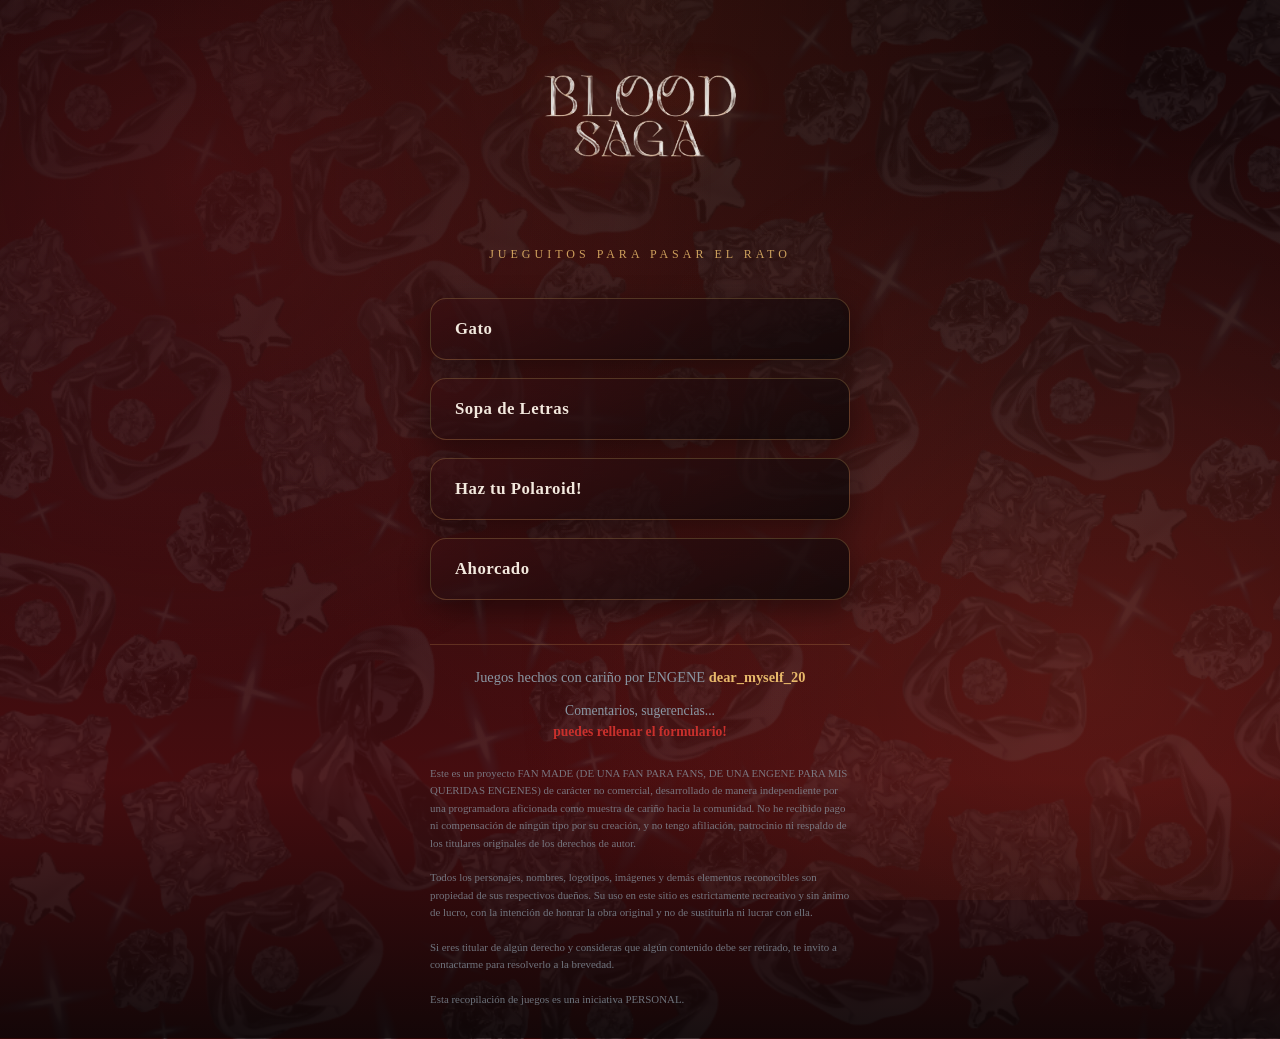
<file: index.html>
<!DOCTYPE html>
<html lang="en">
<head>
    <meta charset="UTF-8">
    <meta name="viewport" content="width=device-width, initial-scale=1.0">
    <title>Inicio - Blood Saga</title>
<link rel="stylesheet" href="css/Home.css">
</head>

<body>
    <div class="bg-glow"></div>
 
<div class="menu-container">
 
  <header class="menu-header">
    <img src="assets/fondos/logo.png" alt="Logo Blood Saga México" class="logo">
    <p class="subtitle">Jueguitos para pasar el rato</p>
  </header>
 
  <nav class="menu-buttons">
    <a href="html/gato.html" class="menu-btn">
      <span class="btn-text">Gato</span>
    </a>
    <a href="html/sopa.html" class="menu-btn">
      <span class="btn-text">Sopa de Letras</span>
    </a>
    <a href="html/bat.html" class="menu-btn">
      <span class="btn-text">Haz tu Polaroid!</span>
    </a>
    <a href="html/ahorcado.html" class="menu-btn">
      <span class="btn-text">Ahorcado</span>
    </a>
  </nav>
 
  <footer class="menu-footer">
    <p class="credit">
      Juegos hechos con cariño por ENGENE
      <a href="https://www.instagram.com/dear_myself_20/" target="_blank" rel="noopener noreferrer">dear_myself_20</a>
    </p>
 
    <p class="form-invite">
      Comentarios, sugerencias...<br>
      <a href="https://forms.cloud.microsoft/r/0ihHKCmaP2" target="_blank" rel="noopener noreferrer">
        puedes rellenar el formulario!
      </a>
    </p>
 
    <p class="disclaimer">
      Este es un proyecto FAN MADE (DE UNA FAN PARA FANS, DE UNA ENGENE PARA MIS QUERIDAS ENGENES) de carácter no comercial, desarrollado de manera independiente por una programadora aficionada como muestra de cariño hacia la comunidad. No he recibido pago ni compensación de ningún tipo por su creación, y no tengo afiliación, patrocinio ni respaldo de los titulares originales de los derechos de autor.
      <br><br>
      Todos los personajes, nombres, logotipos, imágenes y demás elementos reconocibles son propiedad de sus respectivos dueños. Su uso en este sitio es estrictamente recreativo y sin ánimo de lucro, con la intención de honrar la obra original y no de sustituirla ni lucrar con ella.
      <br><br>
      Si eres titular de algún derecho y consideras que algún contenido debe ser retirado, te invito a contactarme para resolverlo a la brevedad.
      <br><br>
      Esta recopilación de juegos es una iniciativa PERSONAL.
    </p>
  </footer>
 
</div>
 
<script src="js/script.js"></script>
</body>
</html>
</file>
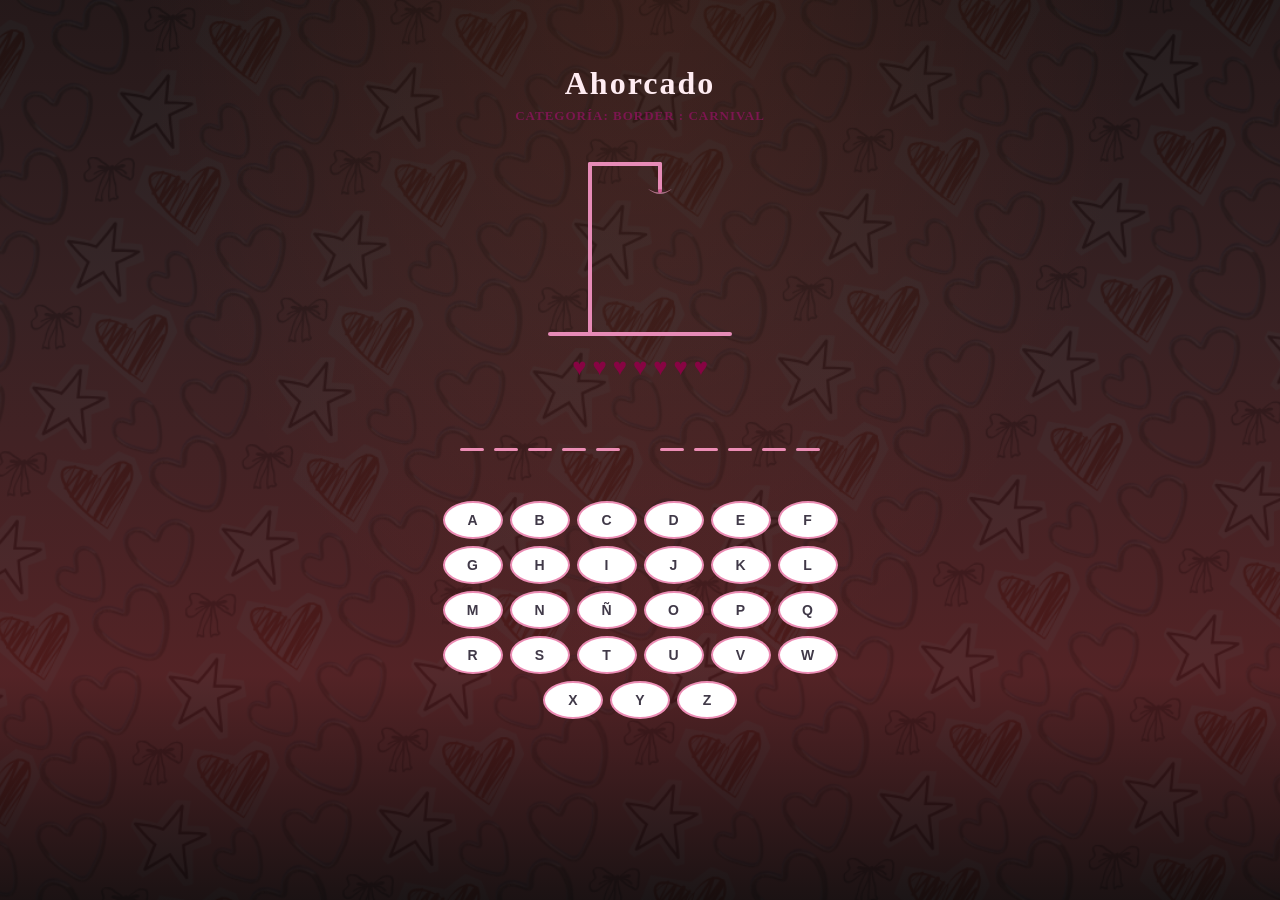
<file: html/ahorcado.html>
<!DOCTYPE html>
<html lang="es">

<head>

    <meta charset="UTF-8">
    <meta name="viewport" content="width=device-width, initial-scale=1.0">

    <title>Ahorcado</title>

    <link rel="stylesheet" href="../css/ahorcado.css">

</head>

<body>

<div class="contenedor">

    <h1>Ahorcado</h1>

    <p id="categoria"></p>

    <div class="dibujo-wrap">
        <svg id="dibujo" viewBox="0 0 220 200" width="220" height="200">

            <!-- Base y poste -->
            <line x1="20" y1="190" x2="200" y2="190" stroke="#e78bb7" stroke-width="4" stroke-linecap="round"/>
            <line x1="60"  y1="190" x2="60"  y2="20"  stroke="#e78bb7" stroke-width="4" stroke-linecap="round"/>
            <line x1="60"  y1="20"  x2="130" y2="20"  stroke="#e78bb7" stroke-width="4" stroke-linecap="round"/>
            <line x1="130" y1="20"  x2="130" y2="45"  stroke="#e78bb7" stroke-width="4" stroke-linecap="round"/>

            <circle id="p1" cx="130" cy="62" r="17" fill="#fff0f7" stroke="#e78bb7" stroke-width="2.5" class="parte oculto"/>

            <g id="p2" class="parte oculto">
                <circle cx="124" cy="61" r="2.2" fill="#c76ca0"/>
                <circle cx="136" cy="61" r="2.2" fill="#c76ca0"/>
                <circle cx="122" cy="63" r="3" fill="#ffb3d1" opacity="0.55"/>
                <circle cx="138" cy="63" r="3" fill="#ffb3d1" opacity="0.55"/>
                <path d="M125 67 Q130 71 135 67" stroke="#c76ca0" stroke-width="1.5" fill="none" stroke-linecap="round"/>
            </g>

            <line id="p3" x1="130" y1="79" x2="130" y2="125" stroke="#e78bb7" stroke-width="3" stroke-linecap="round" class="parte oculto"/>

            <line id="p4" x1="130" y1="92" x2="108" y2="112" stroke="#e78bb7" stroke-width="3" stroke-linecap="round" class="parte oculto"/>

            <line id="p5" x1="130" y1="92" x2="152" y2="112" stroke="#e78bb7" stroke-width="3" stroke-linecap="round" class="parte oculto"/>

            <line id="p6" x1="130" y1="125" x2="110" y2="155" stroke="#e78bb7" stroke-width="3" stroke-linecap="round" class="parte oculto"/>

            <line id="p7" x1="130" y1="125" x2="150" y2="155" stroke="#e78bb7" stroke-width="3" stroke-linecap="round" class="parte oculto"/>

            <path d="M118 45 Q130 52 142 45 Q130 55 118 45Z" fill="#f7a4cb" opacity="0.6"/>
            <circle cx="130" cy="47" r="2" fill="#d65f99"/>

        </svg>
    </div>

    <!-- VIDAS -->
    <div class="vidas">
        <span id="corazon1">♥</span>
        <span id="corazon2">♥</span>
        <span id="corazon3">♥</span>
        <span id="corazon4">♥</span>
        <span id="corazon5">♥</span>
        <span id="corazon6">♥</span>
        <span id="corazon7">♥</span>
    </div>

    <!-- PALABRA -->
    <div id="palabra" class="palabra"></div>

    <!-- LETRAS USADAS -->
    <p id="letrasUsadas" class="letras-usadas"></p>

    <!-- TECLADO -->
    <div id="teclado" class="teclado"></div>

</div>


<!-- MODAL VICTORIA -->
<div id="modalVictoria" class="modal oculto">
    <div class="ventana">
        <h2>¡Ganaste!</h2>
        <p>La palabra era:</p>
        <p id="palabraFinalV" class="palabra-final"></p>
        <div class="botonesModal">
            <button id="btnOtraVictoria">Jugar otra vez</button>
            <button onclick="location.href='../index.html'">Menú Principal</button>
        </div>
    </div>
</div>

<!-- MODAL DERROTA -->
<div id="modalDerrota" class="modal oculto">
    <div class="ventana">
        <h2>¡Oh no!</h2>
        <p>La palabra era:</p>
        <p id="palabraFinalD" class="palabra-final"></p>
        <div class="botonesModal">
            <button id="btnOtraDerrota">Intentarlo de nuevo</button>
            <button onclick="location.href='../index.html'">Menú Principal</button>
        </div>
    </div>
</div>

<script src="../js/ahorcado.js"></script>

</body>
</html>
</file>
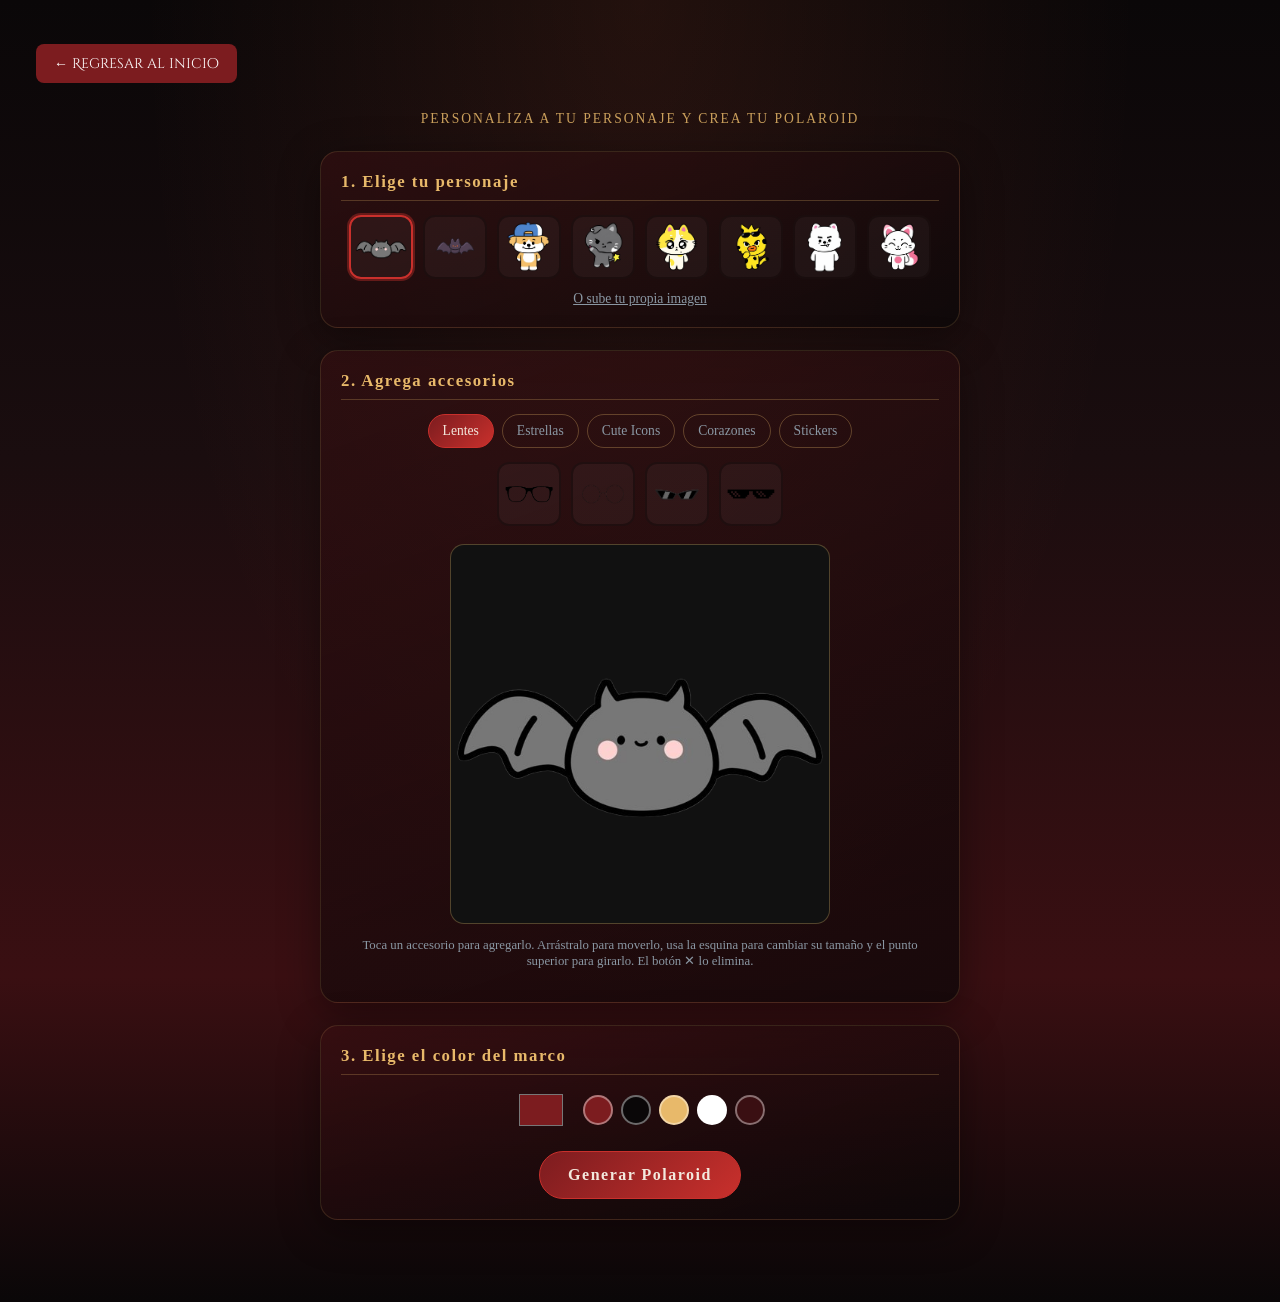
<file: html/bat.html>
<!DOCTYPE html>
<html lang="es">
<head>
<meta charset="UTF-8">
<meta name="viewport" content="width=device-width, initial-scale=1.0">
<title>Blood Saga México - Decoratu polaroid</title>
<link rel="preconnect" href="https://fonts.googleapis.com">
<link rel="preconnect" href="https://fonts.gstatic.com" crossorigin>
<link href="https://fonts.googleapis.com/css2?family=Cinzel+Decorative:wght@700;900&family=Dancing+Script:wght@600;700&display=swap" rel="stylesheet">
<link rel="stylesheet" href="../css/bat.css">
</head>
<body>
<a href="../index.html" class="back-btn">← Regresar al inicio</a>
<div class="app">

  <header class="app-header">
    <p class="subtitle">Personaliza a tu personaje y crea tu polaroid</p>
  </header>

  <!-- PASO 1: Selección de personaje -->
  <section class="panel">
    <h2>1. Elige tu personaje</h2>
    <div id="character-list" class="thumb-row"></div>
    <label class="upload-label">
      O sube tu propia imagen
      <input type="file" id="character-upload" accept="image/*" hidden>
    </label>
  </section>

  <!-- Escenario de edición -->
  <section class="panel stage-panel">
    <h2>2. Agrega accesorios</h2>

    <div class="tabs">
      <button class="tab-btn active" data-category="lentes">Lentes</button>
      <button class="tab-btn" data-category="stars">Estrellas</button>
      <button class="tab-btn" data-category="cute">Cute Icons</button>
      <button class="tab-btn" data-category="heart">Corazones</button>
      <button class="tab-btn" data-category="stickers">Stickers</button>
    </div>

    <div id="accessory-list" class="thumb-row"></div>
    <label class="upload-label small">
      
      <input type="file" id="accessory-upload" accept="image/*" hidden>
    </label>

    <div class="stage-wrapper">
      <div id="stage" class="stage">
        <img id="base-image" src="" alt="" draggable="false">
      </div>
    </div>

    <p class="hint">Toca un accesorio para agregarlo. Arrástralo para moverlo, usa la esquina para cambiar su tamaño y el punto superior para girarlo. El botón ✕ lo elimina.</p>
  </section>

  <!-- PASO 3: Polaroid -->
  <section class="panel">
    <h2>3. Elige el color del marco</h2>
    <div class="frame-controls">
      <input type="color" id="frame-color" value="#7c1c1f">
      <div class="preset-colors">
        <button class="preset" data-color="#7c1c1f" style="background:#7c1c1f"></button>
        <button class="preset" data-color="#0a0708" style="background:#0a0708"></button>
        <button class="preset" data-color="#e8b96a" style="background:#e8b96a"></button>
        <button class="preset" data-color="#ffffff" style="background:#ffffff"></button>
        <button class="preset" data-color="#3a0f12" style="background:#3a0f12"></button>
      </div>
    </div>

    <button id="generate-btn" class="cta-btn">Generar Polaroid</button>
  </section>

</div>

<!-- Overlay de resultado -->
<div id="result-overlay" class="overlay hidden">
  <div class="overlay-box">
    <h2>Tu Polaroid está lista</h2>
    <canvas id="polaroid-canvas"></canvas>
    <div class="overlay-actions">
      <button id="download-btn">Descargar imagen</button>
      <button id="close-overlay-btn">Seguir editando</button>
    </div>
  </div>
</div>

<script src="../js/bat.js"></script>
</body>
</html>
</file>
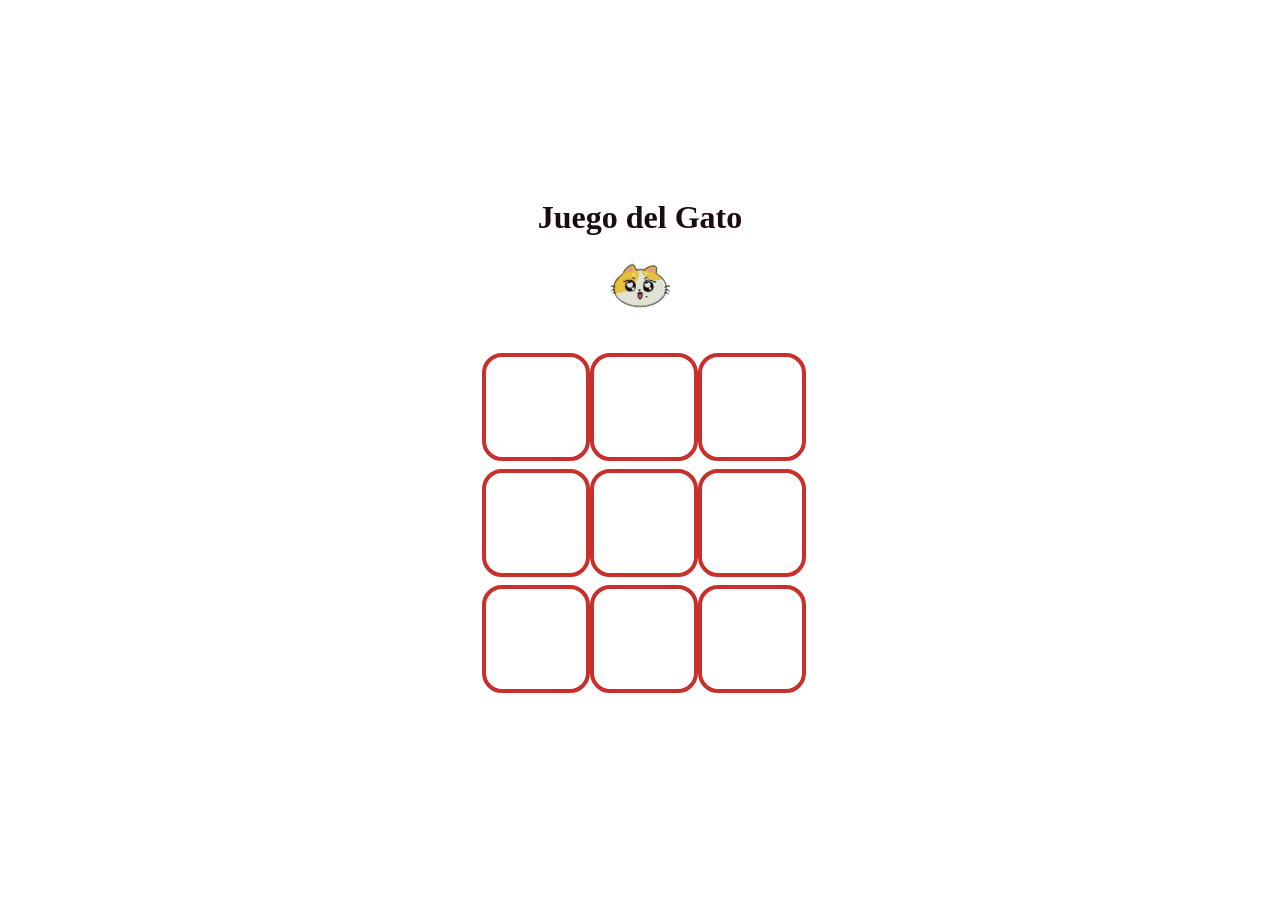
<file: html/gato.html>
<!DOCTYPE html>
<html lang="es">

<head>

    <meta charset="UTF-8">
    <meta name="viewport" content="width=device-width, initial-scale=1.0">

    <title>Gato</title>

    <link rel="stylesheet" href="../css/gato.css">

</head>

<body>

<div class="contenedor">

    <h1>Juego del Gato</h1>

    <h2 id="turno">
        Turno
    </h2>

    <div class="tablero">

        <div class="casilla" data-index="0"></div>
        <div class="casilla" data-index="1"></div>
        <div class="casilla" data-index="2"></div>

        <div class="casilla" data-index="3"></div>
        <div class="casilla" data-index="4"></div>
        <div class="casilla" data-index="5"></div>

        <div class="casilla" data-index="6"></div>
        <div class="casilla" data-index="7"></div>
        <div class="casilla" data-index="8"></div>

    </div>

</div>

<!-- Modal Ganador -->

<div id="modalGanador" class="modal oculto">

    <div class="ventana">

        <h2>¡Tenemos un ganador!</h2>

        <img id="imagenGanadora">

        <div class="botonesModal">

            <button id="jugarOtra">
                Jugar otra vez
            </button>

            <button onclick="location.href='../index.html'">
                Menú Principal
            </button>

        </div>

    </div>

</div>

<!-- Modal Empate -->

<div id="modalEmpate" class="modal oculto">

    <div class="ventana">

        <h2>¡Empate!</h2>

        <p>Nadie ganó esta partida.</p>

        <div class="botonesModal">

            <button id="jugarOtraEmpate">
                Jugar otra vez
            </button>

            <button onclick="location.href='../index.html'">
                Menú Principal
            </button>

        </div>

    </div>

</div>

<script src="../js/gato.js"></script>

</body>
</html>
</file>
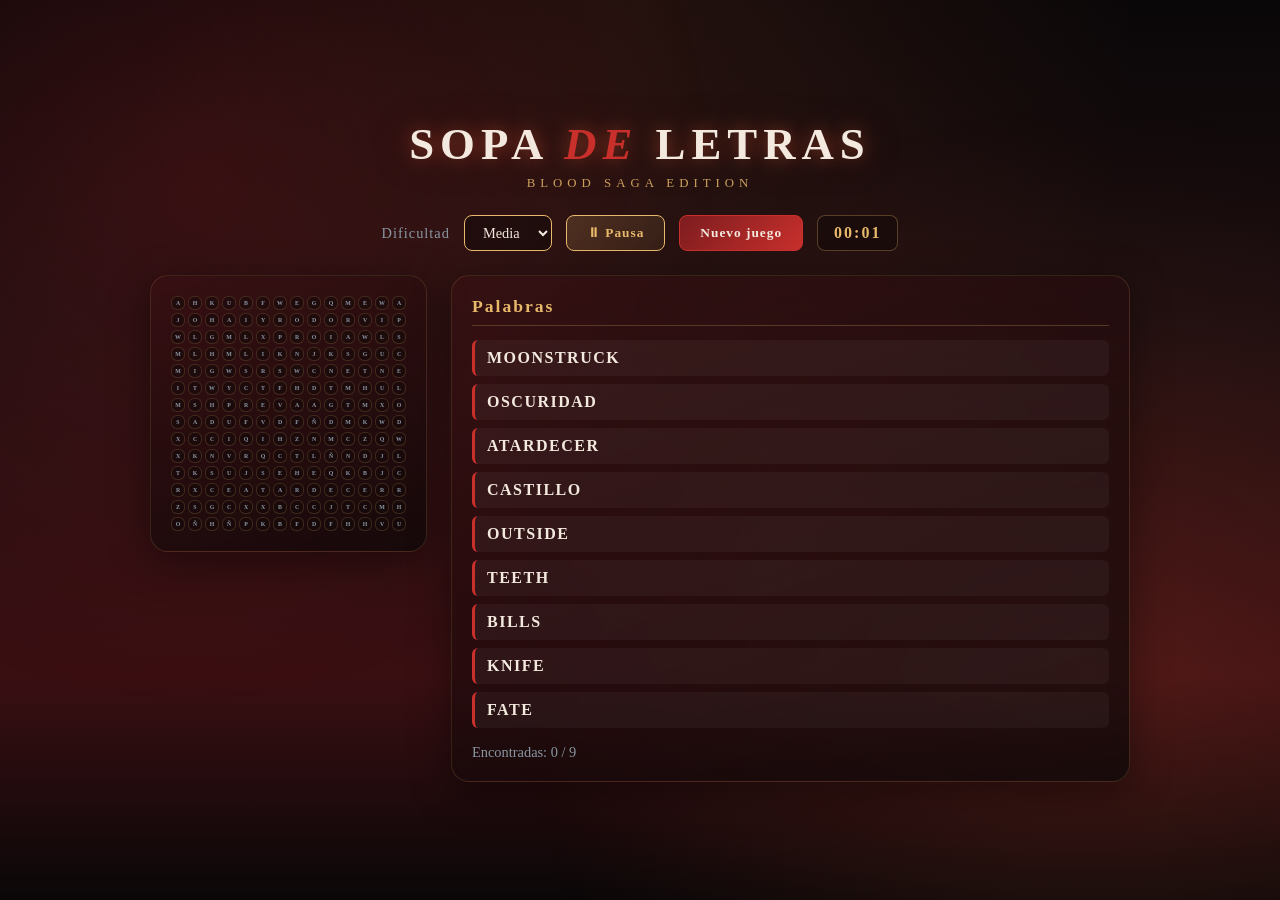
<file: html/sopa.html>
<!DOCTYPE html>
<html lang="es">
<head>
<meta charset="UTF-8">
<meta name="viewport" content="width=device-width, initial-scale=1.0">
<title>Sopa de Letras · Blood Saga</title>
<link rel="stylesheet" href="../css/sopa.css">
</head>
<body>

<div class="bg-glow"></div>

<div class="container">
  <header class="header">
    <h1>SOPA <span>DE</span> LETRAS</h1>
    <p class="subtitle">BLOOD SAGA EDITION</p>
  </header>

  <div class="controls">
    <label for="difficulty">Dificultad</label>
    <select id="difficulty" aria-label="Dificultad">
      <option value="easy">Fácil</option>
      <option value="medium" selected>Media</option>
      <option value="hard">Difícil</option>
    </select>
    <button id="pause">⏸ Pausa</button>
    <button id="reset">Nuevo juego</button>
    <div id="timer" class="timer">00:00</div>
  </div>

  <div class="board">
    <div class="panel grid-panel">
      <div id="grid"></div>
    </div>

    <div class="panel side-panel">
      <h2>Palabras</h2>
      <ul id="wordlist"></ul>
      <div id="status">Encontradas: 0 / 0</div>
    </div>
  </div>
</div>

<!-- Overlay reutilizable para Pausa y Victoria -->
<div id="overlay" class="overlay hidden">
  <div class="overlay-box">
    <h2 id="overlay-title">Pausa</h2>
    <p id="overlay-message"></p>
    <div class="overlay-actions">
      <button id="overlay-resume">Reanudar</button>
      <button id="overlay-replay">Volver a jugar</button>
      <button id="overlay-home">Ir al inicio</button>
    </div>
  </div>
</div>

<script src="../js/sopa.js"></script>
</body>
</html>
</file>
<file: css/Home.css>
:root{
  --void:#0a0708;
  --dusk1:#1a0d0f;
  --dusk2:#3a0f12;
  --blood:#7c1c1f;
  --blood-bright:#c9302c;
  --ember:#ff6a3d;
  --gold:#e8b96a;
  --steel-light:#8a97a3;
  --ivory:#f3e9de;
}

*{ box-sizing:border-box; }

body{
  margin:0;
  min-height:100vh;
  font-family:'Georgia','Times New Roman',serif;
  color:var(--ivory);
  background:
    radial-gradient(ellipse at 50% 0%, rgba(255,106,61,0.10), transparent 55%),
    linear-gradient(180deg, rgba(10,7,8,0.88) 0%, rgba(26,13,15,0.85) 35%, rgba(58,15,18,0.85) 75%, rgba(10,7,8,0.92) 100%),
    url("../assets/fondos/FRojo.png");
  background-size:cover;
  background-position:center;
  background-repeat:no-repeat;
  display:flex;
  justify-content:center;
  padding:40px 20px 30px;
  position:relative;
  overflow-x:hidden;
}

.bg-glow{
  position:fixed;
  inset:0;
  pointer-events:none;
  background:
    radial-gradient(circle at 15% 20%, rgba(124,28,31,0.35), transparent 40%),
    radial-gradient(circle at 85% 75%, rgba(255,106,61,0.12), transparent 45%);
  z-index:0;
}

.menu-container{
  position:relative;
  z-index:1;
  width:100%;
  max-width:420px;
  display:flex;
  flex-direction:column;
  align-items:center;
}

.menu-header{
  text-align:center;
  margin-bottom:36px;
}

.logo{
  max-width:350px;
  width:180%;
  height:auto;
  display:block;
  margin:0 auto;
  filter:drop-shadow(0 0 18px rgba(255,106,61,0.35));
}

.subtitle{
  margin:10px 0 0;
  color:var(--gold);
  letter-spacing:4px;
  font-size:0.75rem;
  text-transform:uppercase;
  opacity:0.85;
}

.menu-buttons{
  width:100%;
  display:flex;
  flex-direction:column;
  gap:18px;
  margin-bottom:44px;
}

.menu-btn{
  display:flex;
  align-items:center;
  gap:16px;
  width:100%;
  padding:20px 24px;
  border-radius:16px;
  text-decoration:none;
  color:var(--ivory);
  background:linear-gradient(160deg, rgba(58,15,18,0.65), rgba(10,7,8,0.8));
  border:1px solid rgba(232,185,106,0.25);
  box-shadow:0 10px 30px rgba(0,0,0,0.4);
  transition:transform 0.15s, border-color 0.15s, box-shadow 0.2s;
}

.menu-btn:active{
  transform:scale(0.97);
}

.menu-btn:hover{
  border-color:var(--gold);
  box-shadow:0 10px 30px rgba(201,48,44,0.35);
}

.btn-icon{
  font-size:1.8rem;
  line-height:1;
  flex-shrink:0;
}

.btn-text{
  font-size:1.05rem;
  font-weight:700;
  letter-spacing:0.5px;
}

/* ---------- Footer ---------- */
.menu-footer{
  width:100%;
  text-align:center;
  border-top:1px solid rgba(232,185,106,0.2);
  padding-top:24px;
}

.credit{
  font-size:0.9rem;
  color:var(--steel-light);
  margin:0 0 14px;
}

.credit a{
  color:var(--gold);
  text-decoration:none;
  font-weight:700;
}

.credit a:hover{
  text-decoration:underline;
}

.form-invite{
  font-size:0.85rem;
  color:var(--steel-light);
  margin:0 0 22px;
  line-height:1.6;
}

.form-invite a{
  color:var(--blood-bright);
  font-weight:700;
  text-decoration:none;
}

.form-invite a:hover{
  text-decoration:underline;
}

.disclaimer{
  font-size:0.68rem;
  line-height:1.6;
  color:rgba(138,151,163,0.75);
  text-align:left;
  margin:0;
}

@media (max-width:360px){
  .menu-header h1{ letter-spacing:1px; }
  .menu-btn{ padding:16px 18px; }
}
</file>
<file: css/ahorcado.css>
* {
    margin: 0;
    padding: 0;
    box-sizing: border-box;
}

body{
  margin:0;
  min-height:100vh;
  font-family:'Georgia','Times New Roman',serif;
  color:var(--ivory);
  background:
    radial-gradient(ellipse at 50% 0%, rgba(255,106,61,0.10), transparent 55%),
    linear-gradient(180deg, rgba(10,7,8,0.88) 0%, rgba(26,13,15,0.85) 35%, rgba(58,15,18,0.85) 75%, rgba(10,7,8,0.92) 100%),
    url("../assets/fondos/FRosa.png");
  background-size:cover;
  background-position:center;
  background-repeat:no-repeat;
  display:flex;
  justify-content:center;
  padding:40px 20px 30px;
  position:relative;
  overflow-x:hidden;
}

.bg-glow{
  position:fixed;
  inset:0;
  pointer-events:none;
  background:
    radial-gradient(circle at 15% 20%, rgba(124,28,31,0.35), transparent 40%),
    radial-gradient(circle at 85% 75%, rgba(255,106,61,0.12), transparent 45%);
  z-index:0;
}

.espacio-palabra{
    width:20px;      /* separación entre palabras */
    height:50px;
}

.contenedor {
    width: min(95%, 480px);
    padding: 25px;
    text-align: center;
}

h1 {
    color: #ffecf2;
    font-size: 2rem;
    letter-spacing: 2px;
    margin-bottom: 6px;
}

#categoria {
    color: #7b164f;
    font-size: 13px;
    letter-spacing: 1px;
    text-transform: uppercase;
    font-weight: bold;
    margin-bottom: 16px;
    min-height: 20px;
}

/* DIBUJO */

.dibujo-wrap {
    display: flex;
    justify-content: center;
    margin-bottom: 10px;
}

.parte {
    transition: opacity 0.35s ease;
}

.oculto {
    opacity: 0;
}

.visible {
    opacity: 1;
}

/* VIDAS */

.vidas {
    display: flex;
    justify-content: center;
    gap: 6px;
    margin-bottom: 18px;
}

.vidas span {
    font-size: 1.5rem;
    color: #870443;
    transition: all 0.3s ease;
}

.vidas span.perdido {
    color: #ddd;
    transform: scale(0.8);
}

/* PALABRA */

.palabra {
    display: flex;
    justify-content: center;
    gap: 10px;
    flex-wrap: wrap;
    margin-bottom: 14px;
    min-height: 52px;
    align-items: flex-end;
}

.letra-slot {
    display: flex;
    flex-direction: column;
    align-items: center;
    gap: 4px;
}

.letra-char {
    font-size: 1.6rem;
    font-weight: bold;
    color: #403948;
    min-width: 24px;
    text-align: center;
    min-height: 32px;
    display: flex;
    align-items: center;
    justify-content: center;
    transition: transform 0.2s ease;
}

.letra-char.revelada {
    animation: pop 0.3s ease;
    color: #d65f99;
}

@keyframes pop {
    0%   { transform: scale(0.2); }
    70%  { transform: scale(1.2); }
    100% { transform: scale(1); }
}

.letra-linea {
    width: 24px;
    height: 3px;
    background: #ec8db5;
    border-radius: 2px;
}

/* LETRAS USADAS */

.letras-usadas {
    color: #b09ab8;
    font-size: 13px;
    margin-bottom: 16px;
    min-height: 20px;
    letter-spacing: 2px;
}

/* TECLADO */

.teclado {
    display: flex;
    flex-wrap: wrap;
    justify-content: center;
    gap: 7px;
    max-width: 400px;
    margin: 0 auto;
}

.tecla {
    width: 38px;
    height: 38px;
    border: none;
    border-radius: 50%;
    background: white;
    border: 2.5px solid #ec8db5;
    color: #403948;
    font-size: 14px;
    font-weight: bold;
    cursor: pointer;
    transition: all 0.2s ease;
    display: flex;
    align-items: center;
    justify-content: center;
}

.tecla:hover:not(:disabled) {
    background: linear-gradient(
        135deg,
        #ffe3f1 0%,
        #f7a4cb 20%,
        #ffffff 40%,
        #e68ab8 55%,
        #ffd4ea 75%,
        #c76ca0 100%
    );
    background-size: 300%;
    animation: shine 1.2s linear infinite;
    color: white;
    border-color: #d65f99;
    transform: scale(1.1);
}

.tecla:disabled {
    cursor: default;
}

.tecla.correcta {
    background: #fff0f7;
    border-color: #d65f99;
    color: #d65f99;
}

.tecla.incorrecta {
    background: #f5f5f5;
    border-color: #ddd;
    color: #ccc;
}

@keyframes shine {
    0%   { background-position: 0%; }
    100% { background-position: 300%; }
}

/* MODAL */

.modal {
    position: fixed;
    inset: 0;
    background: rgba(0, 0, 0, .55);
    display: flex;
    justify-content: center;
    align-items: center;
    z-index: 999;
}

.modal.oculto {
    display: none;
}

.ventana {
    background: white;
    width: 90%;
    max-width: 340px;
    padding: 38px 28px;
    border-radius: 30px;
    text-align: center;
    box-shadow: 0 15px 35px rgba(0, 0, 0, .25);
}

.ventana h2 {
    color: #403948;
    font-size: 1.5rem;
    margin-bottom: 12px;
}

.ventana p {
    color: #7a6d82;
    margin-bottom: 6px;
    font-size: 15px;
}

.palabra-final {
    color: #d65f99 !important;
    font-size: 1.4rem !important;
    font-weight: bold;
    letter-spacing: 3px;
    margin-bottom: 22px !important;
}

.botonesModal {
    display: flex;
    flex-direction: column;
    gap: 14px;
    margin-top: 10px;
}

button {
    padding: 14px 28px;
    border: none;
    border-radius: 40px;
    background: #e78bb7;
    color: white;
    font-size: 15px;
    font-weight: bold;
    cursor: pointer;
    transition: .25s;
}

button:hover {
    background: #d467a0;
    transform: translateY(-2px);
}

/* RESPONSIVE */

@media (max-width: 400px) {
    .tecla {
        width: 32px;
        height: 32px;
        font-size: 12px;
    }

    h1 {
        font-size: 1.6rem;
    }
}
</file>
<file: css/bat.css>
:root{
  --void:#0a0708;
  --dusk1:#1a0d0f;
  --dusk2:#3a0f12;
  --blood:#7c1c1f;
  --blood-bright:#c9302c;
  --ember:#ff6a3d;
  --gold:#e8b96a;
  --steel-light:#8a97a3;
  --ivory:#f3e9de;
  --cell-bg:rgba(20,10,10,0.55);
}

*{ box-sizing:border-box; }

body{
  margin:0;
  min-height:100vh;
  font-family:'Georgia','Times New Roman',serif;
  color:var(--ivory);
  background:
    radial-gradient(ellipse at 50% 0%, rgba(255,106,61,0.10), transparent 55%),
    linear-gradient(180deg, var(--void) 0%, var(--dusk1) 35%, var(--dusk2) 75%, var(--void) 100%);
  padding:24px 16px 60px;
}

.app{
  max-width:640px;
  margin:0 auto;
}

.app-header{
  text-align:center;
  margin-bottom:24px;
}

.app-header h1{
  margin:0;
  font-size:clamp(1.6rem, 6vw, 2.4rem);
  letter-spacing:4px;
  text-shadow:0 0 18px rgba(255,106,61,0.45), 0 0 40px rgba(124,28,31,0.35);
}

.app-header h1 span{
  color:var(--blood-bright);
  font-style:italic;
}

.subtitle{
  margin:8px 0 0;
  color:var(--gold);
  letter-spacing:2px;
  font-size:0.85rem;
  text-transform:uppercase;
  opacity:0.85;
}

.panel{
  background:linear-gradient(160deg, rgba(58,15,18,0.55), rgba(10,7,8,0.7));
  border:1px solid rgba(232,185,106,0.15);
  border-radius:18px;
  padding:20px;
  margin-bottom:22px;
  box-shadow:0 10px 40px rgba(0,0,0,0.4);
}

.panel h2{
  margin:0 0 14px;
  font-size:1.05rem;
  letter-spacing:1.5px;
  color:var(--gold);
  border-bottom:1px solid rgba(232,185,106,0.25);
  padding-bottom:8px;
}

/* ---------- Miniaturas ---------- */
.thumb-row{
  display:flex;
  flex-wrap:wrap;
  gap:10px;
  justify-content:center;
}

.thumb{
  width:64px;
  height:64px;
  border-radius:12px;
  border:2px solid var(--cell-bg);
  background:rgba(255,255,255,0.04);
  display:flex;
  align-items:center;
  justify-content:center;
  cursor:pointer;
  overflow:hidden;
  transition:border-color 0.15s, transform 0.15s;
  padding:4px;
}

.thumb img{
  max-width:100%;
  max-height:100%;
  object-fit:contain;
  pointer-events:none;
}

.thumb:hover{
  transform:translateY(-2px);
  border-color:var(--gold);
}

.thumb.selected{
  border-color:var(--blood-bright);
  box-shadow:0 0 0 2px rgba(201,48,44,0.4);
}

.upload-label{
  display:block;
  text-align:center;
  margin-top:12px;
  font-size:0.85rem;
  color:var(--steel-light);
  text-decoration:underline;
  cursor:pointer;
}

.upload-label.small{
  font-size:0.78rem;
}

.upload-label:hover{
  color:var(--gold);
}

/* ---------- Tabs de accesorios ---------- */
.tabs{
  display:flex;
  gap:8px;
  justify-content:center;
  margin-bottom:14px;
  flex-wrap:wrap;
}

.tab-btn{
  padding:8px 14px;
  border-radius:20px;
  border:1px solid rgba(232,185,106,0.3);
  background:transparent;
  color:var(--steel-light);
  font-family:inherit;
  font-size:0.85rem;
  cursor:pointer;
  transition:0.15s;
}

.tab-btn.active,
.tab-btn:hover{
  background:linear-gradient(135deg, var(--blood), var(--blood-bright));
  color:var(--ivory);
  border-color:var(--blood-bright);
}

/* ---------- Escenario ---------- */
.stage-wrapper{
  display:flex;
  justify-content:center;
  margin-top:18px;
}

.stage{
  position:relative;
  width:min(90vw, 380px);
  aspect-ratio:1/1;
  background:#111;
  border-radius:14px;
  overflow:hidden;
  border:1px solid rgba(232,185,106,0.3);
  touch-action:none;
}

#base-image{
  position:absolute;
  inset:0;
  width:100%;
  height:100%;
  object-fit:cover;
  pointer-events:none;
  user-select:none;
}

.accessory{
  position:absolute;
  will-change:transform;
  touch-action:none;
}

.accessory img{
  width:100%;
  height:100%;
  object-fit:contain;
  pointer-events:none;
  user-select:none;
  display:block;
}

.accessory .handle{
  position:absolute;
  display:none;
  align-items:center;
  justify-content:center;
  border-radius:50%;
  background:var(--gold);
  color:#1a0d0f;
  font-weight:700;
  cursor:pointer;
}

.accessory.selected{
  outline:2px dashed var(--gold);
}

.accessory.selected .handle{
  display:flex;
}

.handle-delete{
  top:-14px;
  left:-14px;
  width:26px;
  height:26px;
  background:var(--blood-bright);
  color:#fff;
  font-size:14px;
}

.handle-rotate{
  top:-34px;
  left:50%;
  transform:translateX(-50%);
  width:22px;
  height:22px;
  font-size:12px;
}

.handle-resize{
  bottom:-14px;
  right:-14px;
  width:22px;
  height:22px;
  font-size:12px;
  cursor:nwse-resize;
}

.hint{
  text-align:center;
  font-size:0.8rem;
  color:var(--steel-light);
  margin-top:14px;
}

/* ---------- Color del marco ---------- */
.frame-controls{
  display:flex;
  align-items:center;
  gap:16px;
  justify-content:center;
  flex-wrap:wrap;
}

#frame-color{
  width:52px;
  height:42px;
  border:none;
  border-radius:10px;
  background:none;
  cursor:pointer;
}

.preset-colors{
  display:flex;
  gap:8px;
}

.preset{
  width:30px;
  height:30px;
  border-radius:50%;
  border:2px solid rgba(255,255,255,0.4);
  cursor:pointer;
  padding:0;
}

.cta-btn{
  display:block;
  margin:20px auto 0;
  padding:14px 28px;
  border:1px solid var(--blood-bright);
  border-radius:40px;
  background:linear-gradient(135deg, var(--blood), var(--blood-bright));
  color:var(--ivory);
  font-family:inherit;
  font-weight:700;
  letter-spacing:1.5px;
  font-size:1rem;
  cursor:pointer;
  transition:0.2s;
}

.cta-btn:hover{
  background:linear-gradient(135deg, var(--blood-bright), var(--ember));
  box-shadow:0 6px 20px rgba(201,48,44,0.45);
  transform:translateY(-1px);
}

/* ---------- Overlay resultado ---------- */
.overlay{
  position:fixed;
  inset:0;
  z-index:60;
  display:flex;
  align-items:center;
  justify-content:center;
  background:rgba(6,3,4,0.85);
  backdrop-filter:blur(3px);
  padding:16px;
}

.overlay.hidden{
  display:none;
}

.overlay-box{
  width:min(420px, 92vw);
  max-height:92vh;
  overflow-y:auto;
  padding:24px;
  border-radius:18px;
  text-align:center;
  background:linear-gradient(160deg, rgba(58,15,18,0.95), rgba(10,7,8,0.98));
  border:1px solid var(--gold);
  box-shadow:0 0 50px rgba(201,48,44,0.35), 0 20px 60px rgba(0,0,0,0.6);
}

.overlay-box h2{
  margin:0 0 16px;
  letter-spacing:1.5px;
  color:var(--ivory);
}

#polaroid-canvas{
  max-width:100%;
  height:auto;
  border-radius:8px;
  box-shadow:0 10px 30px rgba(0,0,0,0.5);
}

.overlay-actions{
  display:flex;
  flex-direction:column;
  gap:10px;
  margin-top:18px;
}

.overlay-actions button{
  padding:12px;
  border-radius:10px;
  font-family:inherit;
  font-weight:700;
  letter-spacing:1px;
  cursor:pointer;
}

#download-btn{
  border:1px solid var(--blood-bright);
  background:linear-gradient(135deg, var(--blood), var(--blood-bright));
  color:var(--ivory);
}

#download-btn:hover{
  box-shadow:0 6px 20px rgba(201,48,44,0.45);
}

#close-overlay-btn{
  border:1px solid var(--steel-light);
  background:transparent;
  color:var(--steel-light);
}

#close-overlay-btn:hover{
  color:var(--ivory);
  border-color:var(--ivory);
}

@media (max-width:480px){
  .panel{ padding:14px; }
  .thumb{ width:54px; height:54px; }
}

.back-btn {
    display: inline-block;
    margin: 20px;
    padding: 10px 18px;
    background: #7c1c1f;
    color: #fff;
    text-decoration: none;
    border-radius: 8px;
    font-family: 'Cinzel Decorative', serif;
    font-size: 14px;
    transition: 0.3s;
}

.back-btn:hover {
    background: #a52a2a;
    transform: translateX(-3px);
}
</file>
<file: css/gato.css>
:root{
  --blood:#7c1c1f;
  --blood-bright:#c9302c;
  --blood-dark:#4a0f12;
  --ember:#ff6a3d;
  --ink:#1a0d0d;
  --gray:#6b6b6b;
}

body{
    margin:0;
    font-family:'Georgia','Times New Roman',serif;
    background:#ffffff;
    color:var(--ink);
    display:flex;
    justify-content:center;
    align-items:center;
    min-height:100vh;
}

.contenedor{
    text-align:center;
}

.tablero{
    margin:30px auto;
    display:grid;
    grid-template-columns:repeat(3,100px);
    gap:8px;
}

.casilla{
    width:100px;
    height:100px;
    background:#ffffff;
    border:4px solid var(--blood-bright);
    border-radius:20px;
    display:flex;
    justify-content:center;
    align-items:center;
    cursor:pointer;
    transition:.25s;
}

.casilla:hover{
    background:#fbe9e9;
    border-color:var(--blood-dark);
    transform:scale(1.03);
}

button{
    padding:15px 30px;
    border:1px solid var(--blood-dark);
    border-radius:40px;
    background:linear-gradient(135deg, var(--blood), var(--blood-bright));
    color:#ffffff;
    font-family:inherit;
    font-weight:700;
    letter-spacing:1px;
    font-size:18px;
    cursor:pointer;
    transition:.25s;
}

button:hover{
    background:linear-gradient(135deg, var(--blood-bright), var(--ember));
    box-shadow:0 6px 20px rgba(201,48,44,0.35);
    transform:translateY(-1px);
}

.ficha{
    width:70px;
    height:70px;
    object-fit:contain;
    animation:pop .25s ease;
    user-select:none;
    pointer-events:none;
}

.turnoImg{
    width:60px;
    height:60px;
    object-fit:contain;
}

@keyframes pop{

    0%{
        transform:scale(.2);
    }

    70%{
        transform:scale(1.15);
    }

    100%{
        transform:scale(1);
    }

}

.modal{

    position:fixed;
    inset:0;

    background:rgba(20,5,5,.6);

    display:flex;
    justify-content:center;
    align-items:center;

    z-index:999;

}

.oculto{

    display:none;

}

.ventana{

    background:#ffffff;
    border:2px solid var(--blood-bright);

    width:90%;
    max-width:350px;

    padding:35px;

    border-radius:30px;

    text-align:center;

    box-shadow:0 15px 35px rgba(124,28,31,.25);

}

#imagenGanadora{

    width:170px;
    display:block;
    margin:25px auto;

}

.botonesModal{

    display:flex;
    flex-direction:column;
    gap:15px;

}
</file>
<file: css/sopa.css>
:root{
  --void:#0a0708;
  --dusk1:#1a0d0f;
  --dusk2:#3a0f12;
  --blood:#7c1c1f;
  --blood-bright:#c9302c;
  --ember:#ff6a3d;
  --gold:#e8b96a;
  --steel:#3d4550;
  --steel-light:#8a97a3;
  --ivory:#f3e9de;
  --found:#5c8a5f;
  --cell-bg:rgba(20,10,10,0.55);
  --cell-border:rgba(232,185,106,0.18);
}

*{ box-sizing:border-box; }

body{
  margin:0;
  min-height:100vh;
  display:flex;
  align-items:center;
  justify-content:center;
  padding:32px 16px;
  font-family:'Georgia','Times New Roman',serif;
  color:var(--ivory);
  background:
    radial-gradient(ellipse at 50% 0%, rgba(255,106,61,0.10), transparent 55%),
    linear-gradient(180deg, var(--void) 0%, var(--dusk1) 35%, var(--dusk2) 75%, var(--void) 100%);
  position:relative;
  overflow-x:hidden;
}

.bg-glow{
  position:fixed;
  inset:0;
  pointer-events:none;
  background:
    radial-gradient(circle at 15% 20%, rgba(124,28,31,0.35), transparent 40%),
    radial-gradient(circle at 85% 75%, rgba(255,106,61,0.12), transparent 45%);
  z-index:0;
}

.container{
  position:relative;
  z-index:1;
  width:100%;
  max-width:980px;
}

.header{
  text-align:center;
  margin-bottom:24px;
}

.header h1{
  margin:0;
  font-size:clamp(1.5rem, 7vw, 2.8rem);
  letter-spacing:clamp(2px, 1.2vw, 6px);
  font-weight:700;
  color:var(--ivory);
  text-shadow:
    0 0 18px rgba(255,106,61,0.45),
    0 0 40px rgba(124,28,31,0.35);
}

.header h1 span{
  color:var(--blood-bright);
  font-style:italic;
}

.subtitle{
  margin:6px 0 0;
  letter-spacing:5px;
  font-size:0.8rem;
  color:var(--gold);
  text-transform:uppercase;
  opacity:0.85;
}

.controls{
  display:flex;
  align-items:center;
  justify-content:center;
  gap:14px;
  flex-wrap:wrap;
  margin-bottom:24px;
}

.controls label{
  color:var(--steel-light);
  font-size:0.9rem;
  letter-spacing:1px;
  white-space:nowrap;
}

#difficulty{
  background:var(--cell-bg);
  color:var(--ivory);
  border:1px solid var(--gold);
  border-radius:8px;
  padding:8px 14px;
  font-family:inherit;
  font-size:0.9rem;
  cursor:pointer;
}

/* Base para todos los botones del juego, por si se agrega alguno nuevo */
button{
  font-family:inherit;
  cursor:pointer;
}

#pause{
  padding:9px 20px;
  border:1px solid var(--gold);
  border-radius:8px;
  background:linear-gradient(135deg, rgba(232,185,106,0.18), rgba(232,185,106,0.08));
  color:var(--gold);
  font-weight:700;
  letter-spacing:1px;
  transition:transform 0.15s, box-shadow 0.2s, background 0.15s;
}

#pause:hover{
  background:linear-gradient(135deg, rgba(232,185,106,0.3), rgba(232,185,106,0.14));
  transform:translateY(-1px);
  box-shadow:0 6px 18px rgba(232,185,106,0.25);
}

#reset{
  padding:9px 20px;
  border:1px solid var(--blood-bright);
  border-radius:8px;
  background:linear-gradient(135deg, var(--blood), var(--blood-bright));
  color:var(--ivory);
  font-weight:700;
  letter-spacing:1px;
  cursor:pointer;
  font-family:inherit;
  transition:transform 0.15s, box-shadow 0.2s;
}

#reset:hover{
  transform:translateY(-1px);
  box-shadow:0 6px 20px rgba(201,48,44,0.45);
}

.board{
  display:flex;
  flex-wrap:wrap;
  gap:24px;
  justify-content:center;
  align-items:flex-start;
}

.panel{
  background:linear-gradient(160deg, rgba(58,15,18,0.55), rgba(10,7,8,0.7));
  border:1px solid rgba(232,185,106,0.15);
  border-radius:18px;
  padding:20px;
  backdrop-filter:blur(2px);
  box-shadow:0 10px 40px rgba(0,0,0,0.4);
  max-width:100%;
}

.grid-panel{
  overflow-x:auto;
  -webkit-overflow-scrolling:touch;
}

#grid{
  display:grid;
  gap:3px;
  user-select:none;
  touch-action:none;
  justify-content:center;
}

.cell{
  width:var(--cell-size, 34px);
  height:var(--cell-size, 34px);
  background:var(--cell-bg);
  border:1px solid var(--cell-border);
  border-radius:6px;
  display:flex;
  align-items:center;
  justify-content:center;
  font-weight:700;
  font-size:calc(var(--cell-size, 34px) * 0.42);
  color:var(--steel-light);
  cursor:pointer;
  transition:background 0.15s, color 0.15s, transform 0.1s;
}

.cell:hover{
  background:rgba(124,28,31,0.35);
  color:var(--ivory);
}

.cell.selecting{
  background:linear-gradient(135deg, var(--blood-bright), var(--ember));
  color:#1a0d0f;
  border-color:var(--ember);
}

.cell.found{
  background:linear-gradient(135deg, var(--found), #2f4a31);
  color:#e9f2ea;
  border-color:var(--found);
}

.side-panel{
  min-width:220px;
  flex:1;
}

.side-panel h2{
  margin:0 0 14px;
  font-size:1.1rem;
  letter-spacing:2px;
  color:var(--gold);
  border-bottom:1px solid rgba(232,185,106,0.25);
  padding-bottom:8px;
}

#wordlist{
  list-style:none;
  padding:0;
  margin:0;
  display:flex;
  flex-direction:column;
  gap:8px;
}

#wordlist li{
  padding:9px 12px;
  background:rgba(255,255,255,0.04);
  border-left:3px solid var(--blood-bright);
  border-radius:6px;
  letter-spacing:1.5px;
  font-weight:600;
  transition:opacity 0.2s, border-color 0.2s;
}

#wordlist li.done{
  text-decoration:line-through;
  opacity:0.4;
  border-left-color:var(--found);
}

#status{
  margin-top:16px;
  font-size:0.9rem;
  color:var(--steel-light);
}

#win{
  margin-top:14px;
  font-weight:700;
  letter-spacing:1px;
  color:var(--ember);
  display:none;
}

.timer{
  padding:8px 16px;
  border:1px solid rgba(232,185,106,0.3);
  border-radius:8px;
  background:var(--cell-bg);
  color:var(--gold);
  font-weight:700;
  letter-spacing:2px;
  font-variant-numeric:tabular-nums;
  min-width:78px;
  text-align:center;
}

.timer.hidden-timer{
  visibility:hidden;
}

/* ---------- Overlay (Pausa / Victoria) ---------- */
.overlay{
  position:fixed;
  inset:0;
  z-index:50;
  display:flex;
  align-items:center;
  justify-content:center;
  background:rgba(6,3,4,0.82);
  backdrop-filter:blur(3px);
  transition:opacity 0.2s ease;
}

.overlay.hidden{
  display:none;
}

.overlay-box{
  width:min(340px, 90vw);
  padding:32px 28px;
  border-radius:18px;
  text-align:center;
  background:linear-gradient(160deg, rgba(58,15,18,0.9), rgba(10,7,8,0.95));
  border:1px solid var(--gold);
  box-shadow:0 0 50px rgba(201,48,44,0.35), 0 20px 60px rgba(0,0,0,0.6);
}

.overlay-box h2{
  margin:0 0 10px;
  letter-spacing:3px;
  color:var(--ivory);
  text-shadow:0 0 16px rgba(255,106,61,0.5);
}

.overlay-box p{
  margin:0 0 22px;
  color:var(--gold);
  font-size:0.95rem;
  min-height:1.2em;
}

.overlay-actions{
  display:flex;
  flex-direction:column;
  gap:10px;
}

.overlay-actions button{
  margin:0;
  width:100%;
}

#overlay-resume{
  background:linear-gradient(135deg, var(--blood), var(--blood-bright));
  border:1px solid var(--blood-bright);
}

#overlay-replay{
  background:transparent;
  border:1px solid var(--gold);
  color:var(--gold);
}

#overlay-replay:hover{
  background:rgba(232,185,106,0.12);
}

#overlay-home{
  background:transparent;
  border:1px solid var(--steel-light);
  color:var(--steel-light);
}

#overlay-home:hover{
  background:rgba(138,151,163,0.12);
  color:var(--ivory);
}

.grid-disabled{
  pointer-events:none;
  opacity:0.5;
  filter:blur(1.5px);
}

@media (max-width:640px){
  body{
    padding:16px 8px;
    align-items:flex-start;
  }

  .subtitle{
    letter-spacing:3px;
    font-size:0.7rem;
  }

  .controls{
    display:grid;
    grid-template-columns:1fr 1fr;
    gap:8px;
  }

  .controls label{
    display:none;
  }

  #difficulty, #reset, #pause, .timer{
    width:100%;
    margin:0;
    padding:8px 6px;
    font-size:0.8rem;
    text-align:center;
    box-sizing:border-box;
  }

  .board{
    flex-direction:column;
    gap:16px;
    width:100%;
  }

  .panel{
    padding:14px;
    width:100%;
  }

  .grid-panel{
    display:flex;
    justify-content:center;
    overflow-x:visible;
  }

  .side-panel{
    min-width:0;
  }

  #wordlist{
    flex-direction:row;
    flex-wrap:wrap;
  }

  #wordlist li{
    flex:1 1 auto;
    text-align:center;
    font-size:0.85rem;
    padding:7px 10px;
  }

  .overlay-box{
    width:min(300px, 88vw);
    padding:26px 20px;
  }
}

@media (max-width:400px){
  .header h1{
    letter-spacing:1px;
  }
}
</file>
